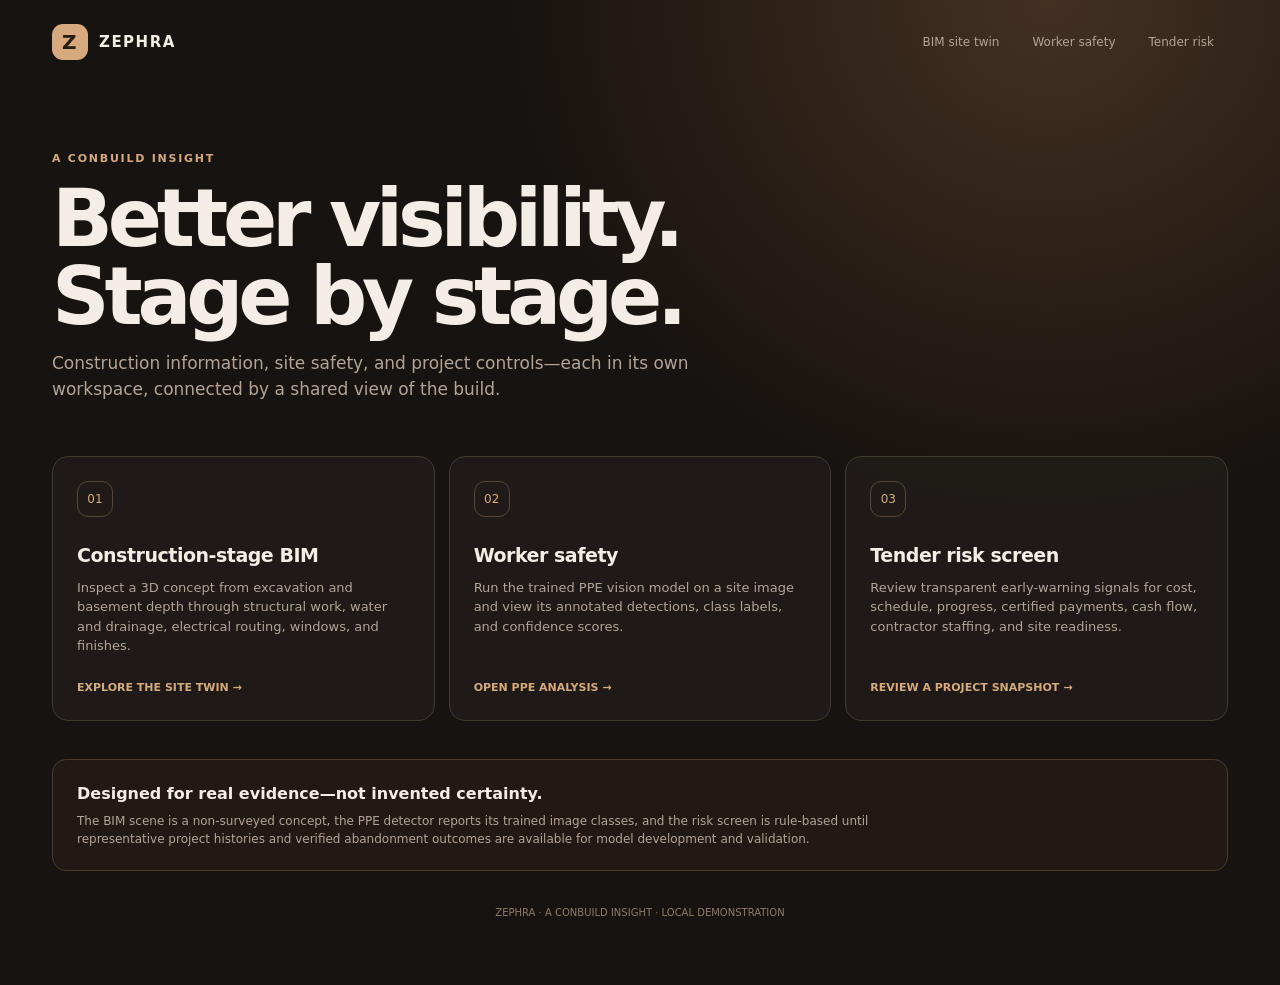
<file: templates/home.html>
<!doctype html>
<html lang="en">
<head>
    <meta charset="utf-8">
    <meta name="viewport" content="width=device-width, initial-scale=1">
    <title>Zephra — A Conbuild Insight</title>
    <style>
        :root {
            color-scheme: dark;
            --page: #171310;
            --panel: #201c18;
            --line: #433a30;
            --muted: #b2a497;
            --text: #f4ede5;
            --accent: #d6aa7c;
        }
        * { box-sizing: border-box; }
        body {
            min-height: 100vh;
            margin: 0;
            background: radial-gradient(ellipse at 82% 0%, #443021 0, transparent 34rem), var(--page);
            color: var(--text);
            font: 15px/1.5 Inter, ui-sans-serif, system-ui, -apple-system, BlinkMacSystemFont, "Segoe UI", sans-serif;
        }
        a { color: inherit; text-decoration: none; }
        .shell { max-width: 1240px; margin: auto; padding: 23px 32px 55px; }
        .topbar { display: flex; align-items: center; justify-content: space-between; gap: 20px; margin-bottom: 90px; }
        .brand { display: flex; align-items: center; gap: 11px; font-size: 15px; font-weight: 800; letter-spacing: .1em; }
        .brand-mark { display: grid; width: 36px; height: 36px; place-items: center; border-radius: 11px; background: var(--accent); color: #2a1c12; font-size: 20px; }
        .nav { display: flex; flex-wrap: wrap; gap: 5px; }
        .nav a { padding: 9px 13px; border: 1px solid transparent; border-radius: 9px; color: var(--muted); font-size: 12px; }
        .nav a:hover { border-color: #594735; background: #2a221b; color: var(--text); }
        .eyebrow { color: var(--accent); font-size: 11px; font-weight: 750; letter-spacing: .16em; text-transform: uppercase; }
        h1 { max-width: 820px; margin: 12px 0 15px; font-size: clamp(42px, 7vw, 80px); letter-spacing: -.065em; line-height: .98; }
        .intro { max-width: 700px; margin: 0; color: var(--muted); font-size: 17px; }
        .cards { display: grid; grid-template-columns: repeat(3, minmax(0, 1fr)); gap: 14px; margin-top: 54px; }
        .card { position: relative; display: flex; min-height: 265px; flex-direction: column; padding: 24px; border: 1px solid var(--line); border-radius: 16px; background: #201c18eb; transition: transform .18s, border-color .18s, background .18s; }
        .card:hover { transform: translateY(-4px); border-color: #896a4d; background: #262019; }
        .number { display: grid; width: 36px; height: 36px; place-items: center; border: 1px solid #554535; border-radius: 11px; color: var(--accent); font-size: 12px; }
        .card h2 { margin: 24px 0 8px; font-size: 19px; letter-spacing: -.025em; }
        .card p { margin: 0; color: var(--muted); font-size: 13px; }
        .card strong { margin-top: auto; padding-top: 22px; color: var(--accent); font-size: 11px; }
        .callout { margin-top: 38px; padding: 22px 24px; border: 1px solid #4b3b2b; border-radius: 14px; background: #211a14; }
        .callout h2 { margin: 0 0 6px; font-size: 16px; }
        .callout p { max-width: 870px; margin: 0; color: var(--muted); font-size: 12px; }
        .footer { margin-top: 34px; color: #8e7c68; font-size: 10px; text-align: center; }
        @media (max-width: 800px) {
            .shell { padding: 19px 17px 40px; }
            .topbar { align-items: flex-start; flex-direction: column; margin-bottom: 65px; }
            .cards { grid-template-columns: 1fr; margin-top: 35px; }
            .card { min-height: 215px; }
        }
    </style>
</head>
<body>
    <main class="shell">
        <header class="topbar">
            <a class="brand" href="/"><span class="brand-mark">Z</span> ZEPHRA</a>
            <nav class="nav" aria-label="Main navigation">
                <a href="/bim">BIM site twin</a>
                <a href="/safety">Worker safety</a>
                <a href="/tender-risk">Tender risk</a>
            </nav>
        </header>
        <section>
            <div class="eyebrow">A Conbuild Insight</div>
            <h1>Better visibility.<br>Stage by stage.</h1>
            <p class="intro">Construction information, site safety, and project controls—each in its own workspace, connected by a shared view of the build.</p>
        </section>
        <section class="cards" aria-label="Zephra workspaces">
            <a class="card" href="/bim">
                <span class="number">01</span>
                <h2>Construction-stage BIM</h2>
                <p>Inspect a 3D concept from excavation and basement depth through structural work, water and drainage, electrical routing, windows, and finishes.</p>
                <strong>EXPLORE THE SITE TWIN &rarr;</strong>
            </a>
            <a class="card" href="/safety">
                <span class="number">02</span>
                <h2>Worker safety</h2>
                <p>Run the trained PPE vision model on a site image and view its annotated detections, class labels, and confidence scores.</p>
                <strong>OPEN PPE ANALYSIS &rarr;</strong>
            </a>
            <a class="card" href="/tender-risk">
                <span class="number">03</span>
                <h2>Tender risk screen</h2>
                <p>Review transparent early-warning signals for cost, schedule, progress, certified payments, cash flow, contractor staffing, and site readiness.</p>
                <strong>REVIEW A PROJECT SNAPSHOT &rarr;</strong>
            </a>
        </section>
        <section class="callout">
            <h2>Designed for real evidence—not invented certainty.</h2>
            <p>The BIM scene is a non-surveyed concept, the PPE detector reports its trained image classes, and the risk screen is rule-based until representative project histories and verified abandonment outcomes are available for model development and validation.</p>
        </section>
        <p class="footer">ZEPHRA · A CONBUILD INSIGHT · LOCAL DEMONSTRATION</p>
    </main>
</body>
</html>
</file>
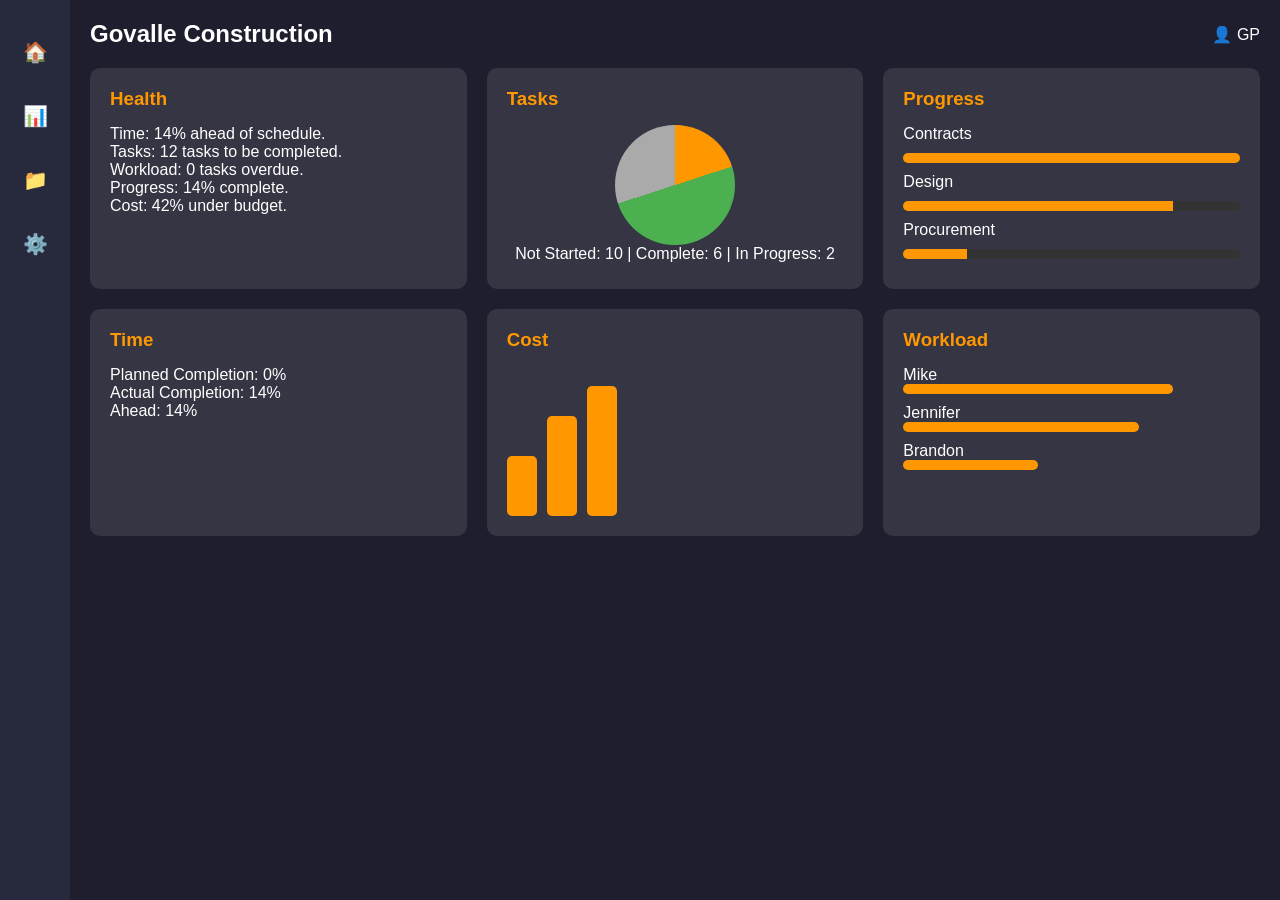
<file: templates/statuschecking.html>
<!DOCTYPE html>
<html lang="en">
<head>
  <meta charset="UTF-8">
  <meta name="viewport" content="width=device-width, initial-scale=1.0">
  <title>Dashboard</title>
  <style>
    /* Global Styles */
    * {
      margin: 0;
      padding: 0;
      box-sizing: border-box;
      font-family: Arial, sans-serif;
    }

    body {
      background-color: #1E1E2F;
      color: #ffffff;
      display: flex;
    }

    /* Sidebar */
    .sidebar {
      background: #27293D;
      width: 70px;
      min-height: 100vh;
      display: flex;
      flex-direction: column;
      align-items: center;
      padding: 20px 0;
    }

    .sidebar a {
      color: #ffffff;
      text-decoration: none;
      margin: 20px 0;
      font-size: 20px;
    }

    /* Main Content */
    .main {
      flex: 1;
      padding: 20px;
    }

    .header {
      display: flex;
      justify-content: space-between;
      align-items: center;
      margin-bottom: 20px;
    }

    .header h2 {
      color: #ffffff;
    }

    /* Dashboard Grid */
    .dashboard {
      display: grid;
      grid-template-columns: repeat(3, 1fr);
      grid-gap: 20px;
    }

    .card {
      background: rgba(255,255,255,0.1);
      padding: 20px;
      border-radius: 10px;
    }

    .card h3 {
      margin-bottom: 15px;
      color: #FF9800;
    }

    /* Task Circle (simplified) */
    .tasks-chart {
      width: 120px;
      height: 120px;
      border-radius: 50%;
      background: conic-gradient(
        #FF9800 0% 20%,
        #4CAF50 20% 70%,
        #aaa 70% 100%
      );
      margin: auto;
    }

    /* Progress Bars */
    .progress-bar {
      background: #333;
      border-radius: 10px;
      overflow: hidden;
      margin: 10px 0;
    }

    .progress-fill {
      height: 10px;
      background: #FF9800;
    }

    /* Cost Chart (simple bar style) */
    .bar {
      display: flex;
      align-items: flex-end;
      gap: 10px;
      height: 150px;
    }

    .bar div {
      width: 30px;
      background: #FF9800;
      border-radius: 5px;
    }

    /* Workload Bars */
    .workload-item {
      margin: 10px 0;
    }

    .workload-fill {
      height: 10px;
      background: #FF9800;
      border-radius: 5px;
      width: 50%;
    }

    /* Responsive */
    @media(max-width: 900px) {
      .dashboard {
        grid-template-columns: 1fr;
      }
    }
  </style>
</head>
<body>

  <!-- Sidebar -->
  <div class="sidebar">
    <a href="#">🏠</a>
    <a href="#">📊</a>
    <a href="#">📁</a>
    <a href="#">⚙️</a>
  </div>

  <!-- Main -->
  <div class="main">
    <div class="header">
      <h2>Govalle Construction</h2>
      <div>👤 GP</div>
    </div>

    <div class="dashboard">

      <!-- Health -->
      <div class="card">
        <h3>Health</h3>
        <p>Time: 14% ahead of schedule.</p>
        <p>Tasks: 12 tasks to be completed.</p>
        <p>Workload: 0 tasks overdue.</p>
        <p>Progress: 14% complete.</p>
        <p>Cost: 42% under budget.</p>
      </div>

      <!-- Tasks -->
      <div class="card">
        <h3>Tasks</h3>
        <div class="tasks-chart"></div>
        <p style="text-align:center;">Not Started: 10 | Complete: 6 | In Progress: 2</p>
      </div>

      <!-- Progress -->
      <div class="card">
        <h3>Progress</h3>
        <p>Contracts</p>
        <div class="progress-bar"><div class="progress-fill" style="width:100%"></div></div>
        <p>Design</p>
        <div class="progress-bar"><div class="progress-fill" style="width:80%"></div></div>
        <p>Procurement</p>
        <div class="progress-bar"><div class="progress-fill" style="width:19%"></div></div>
      </div>

      <!-- Time -->
      <div class="card">
        <h3>Time</h3>
        <p>Planned Completion: 0%</p>
        <p>Actual Completion: 14%</p>
        <p>Ahead: 14%</p>
      </div>

      <!-- Cost -->
      <div class="card">
        <h3>Cost</h3>
        <div class="bar">
          <div style="height:60px"></div>
          <div style="height:100px"></div>
          <div style="height:130px"></div>
        </div>
      </div>

      <!-- Workload -->
      <div class="card">
        <h3>Workload</h3>
        <div class="workload-item">Mike
          <div class="workload-fill" style="width:80%"></div>
        </div>
        <div class="workload-item">Jennifer
          <div class="workload-fill" style="width:70%"></div>
        </div>
        <div class="workload-item">Brandon
          <div class="workload-fill" style="width:40%"></div>
        </div>
      </div>

    </div>
  </div>

</body>
</html>
</file>
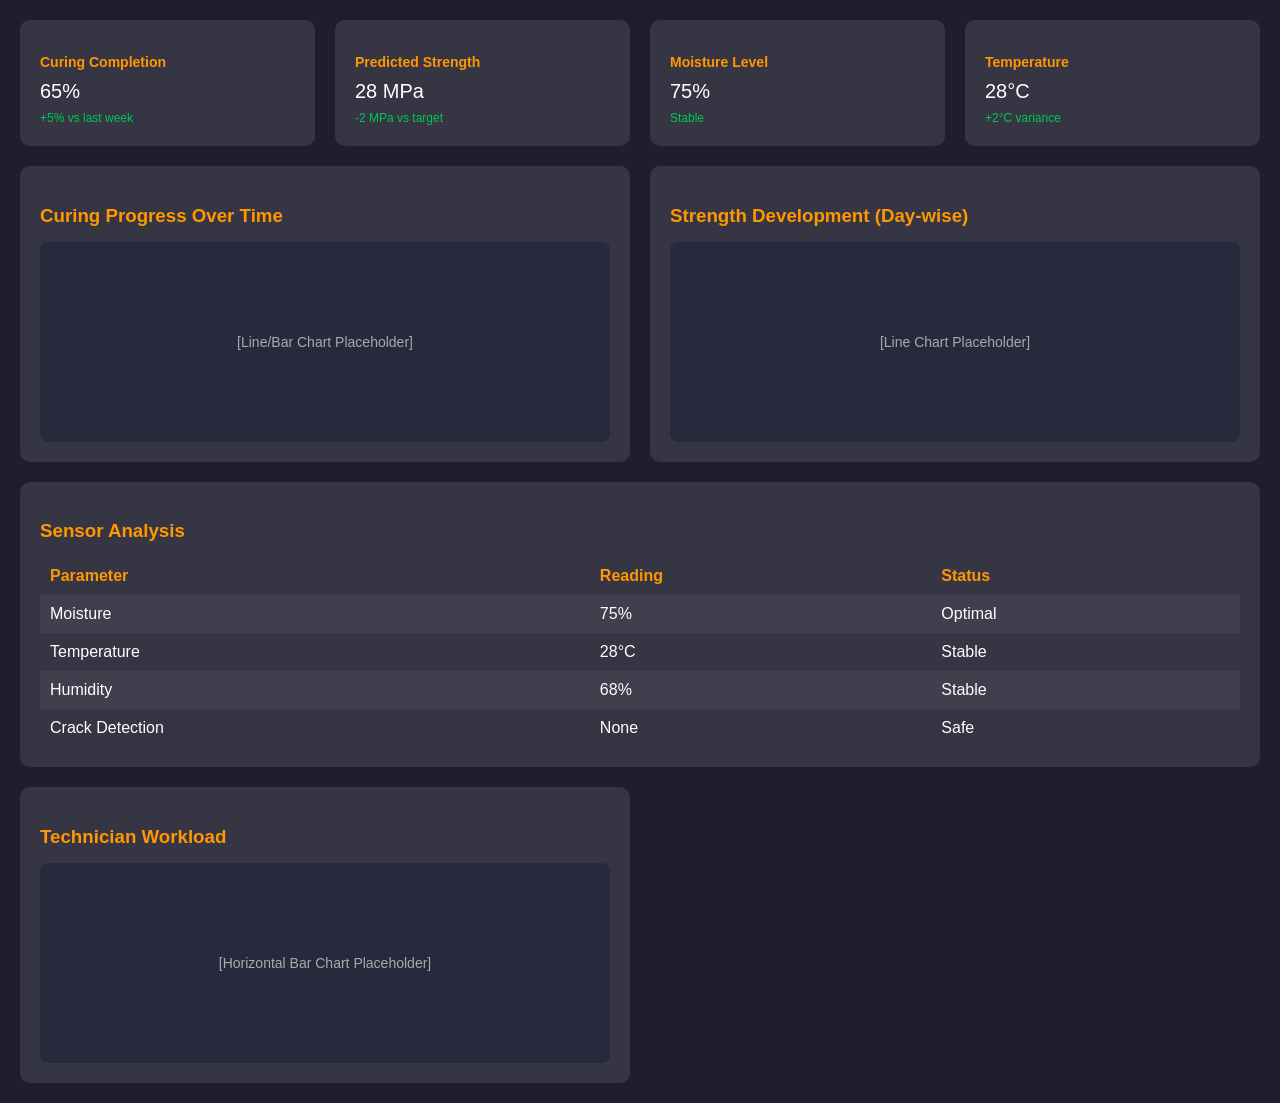
<file: templates/trackbuilding.html>
<!DOCTYPE html>
<html lang="en">
<head>
  <meta charset="UTF-8">
  <meta name="viewport" content="width=device-width, initial-scale=1.0">
  <title>Curing & Strength Dashboard</title>
  <style>
    body {
      font-family: Arial, sans-serif;
      background-color: #1E1E2F;
      margin: 0;
      color: #ffffff;
    }

    .dashboard {
      padding: 20px;
    }

    /* Top KPI Cards */
    .kpis {
      display: grid;
      grid-template-columns: repeat(4, 1fr);
      gap: 20px;
      margin-bottom: 20px;
    }

    .kpi {
      background: rgba(255,255,255,0.1);
      padding: 20px;
      border-radius: 10px;
    }

    .kpi h3 {
      font-size: 14px;
      margin-bottom: 10px;
      color: #FF9800;
    }

    .kpi p {
      font-size: 20px;
      margin: 5px 0;
    }

    .kpi span {
      font-size: 12px;
      color: #00c853;
    }

    /* Main Grid */
    .main-grid {
      display: grid;
      grid-template-columns: repeat(2, 1fr);
      gap: 20px;
    }

    .card {
      background: rgba(255,255,255,0.1);
      padding: 20px;
      border-radius: 10px;
    }

    .card h3 {
      color: #FF9800;
      margin-bottom: 15px;
    }

    /* Placeholder charts */
    .chart-placeholder {
      height: 200px;
      background: #27293D;
      border-radius: 8px;
      display: flex;
      align-items: center;
      justify-content: center;
      color: #aaa;
      font-size: 14px;
    }

    /* Table */
    table {
      width: 100%;
      border-collapse: collapse;
      margin-top: 10px;
    }

    th, td {
      text-align: left;
      padding: 10px;
    }

    th {
      color: #FF9800;
    }

    tr:nth-child(even) {
      background: rgba(255,255,255,0.05);
    }

    /* Responsive */
    @media(max-width: 1000px) {
      .kpis {
        grid-template-columns: 1fr 1fr;
      }
      .main-grid {
        grid-template-columns: 1fr;
      }
    }
  </style>
</head>
<body>

<div class="dashboard">

  <!-- Top KPIs -->
  <div class="kpis">
    <div class="kpi">
      <h3>Curing Completion</h3>
      <p>65%</p>
      <span>+5% vs last week</span>
    </div>
    <div class="kpi">
      <h3>Predicted Strength</h3>
      <p>28 MPa</p>
      <span>-2 MPa vs target</span>
    </div>
    <div class="kpi">
      <h3>Moisture Level</h3>
      <p>75%</p>
      <span>Stable</span>
    </div>
    <div class="kpi">
      <h3>Temperature</h3>
      <p>28°C</p>
      <span>+2°C variance</span>
    </div>
  </div>

  <!-- Main Grid -->
  <div class="main-grid">

    <!-- Revenue style block -> Curing Progress -->
    <div class="card">
      <h3>Curing Progress Over Time</h3>
      <div class="chart-placeholder">[Line/Bar Chart Placeholder]</div>
    </div>

    <!-- Orders review style block -> Strength Development -->
    <div class="card">
      <h3>Strength Development (Day-wise)</h3>
      <div class="chart-placeholder">[Line Chart Placeholder]</div>
    </div>

    <!-- Financial table -> Sensor Data -->
    <div class="card" style="grid-column: span 2;">
      <h3>Sensor Analysis</h3>
      <table>
        <tr>
          <th>Parameter</th>
          <th>Reading</th>
          <th>Status</th>
        </tr>
        <tr>
          <td>Moisture</td>
          <td>75%</td>
          <td>Optimal</td>
        </tr>
        <tr>
          <td>Temperature</td>
          <td>28°C</td>
          <td>Stable</td>
        </tr>
        <tr>
          <td>Humidity</td>
          <td>68%</td>
          <td>Stable</td>
        </tr>
        <tr>
          <td>Crack Detection</td>
          <td>None</td>
          <td>Safe</td>
        </tr>
      </table>
    </div>

    <!-- Orders review (side) -> Workload -->
    <div class="card">
      <h3>Technician Workload</h3>
      <div class="chart-placeholder">[Horizontal Bar Chart Placeholder]</div>
    </div>

  </div>
</div>

</body>
</html>
</file>
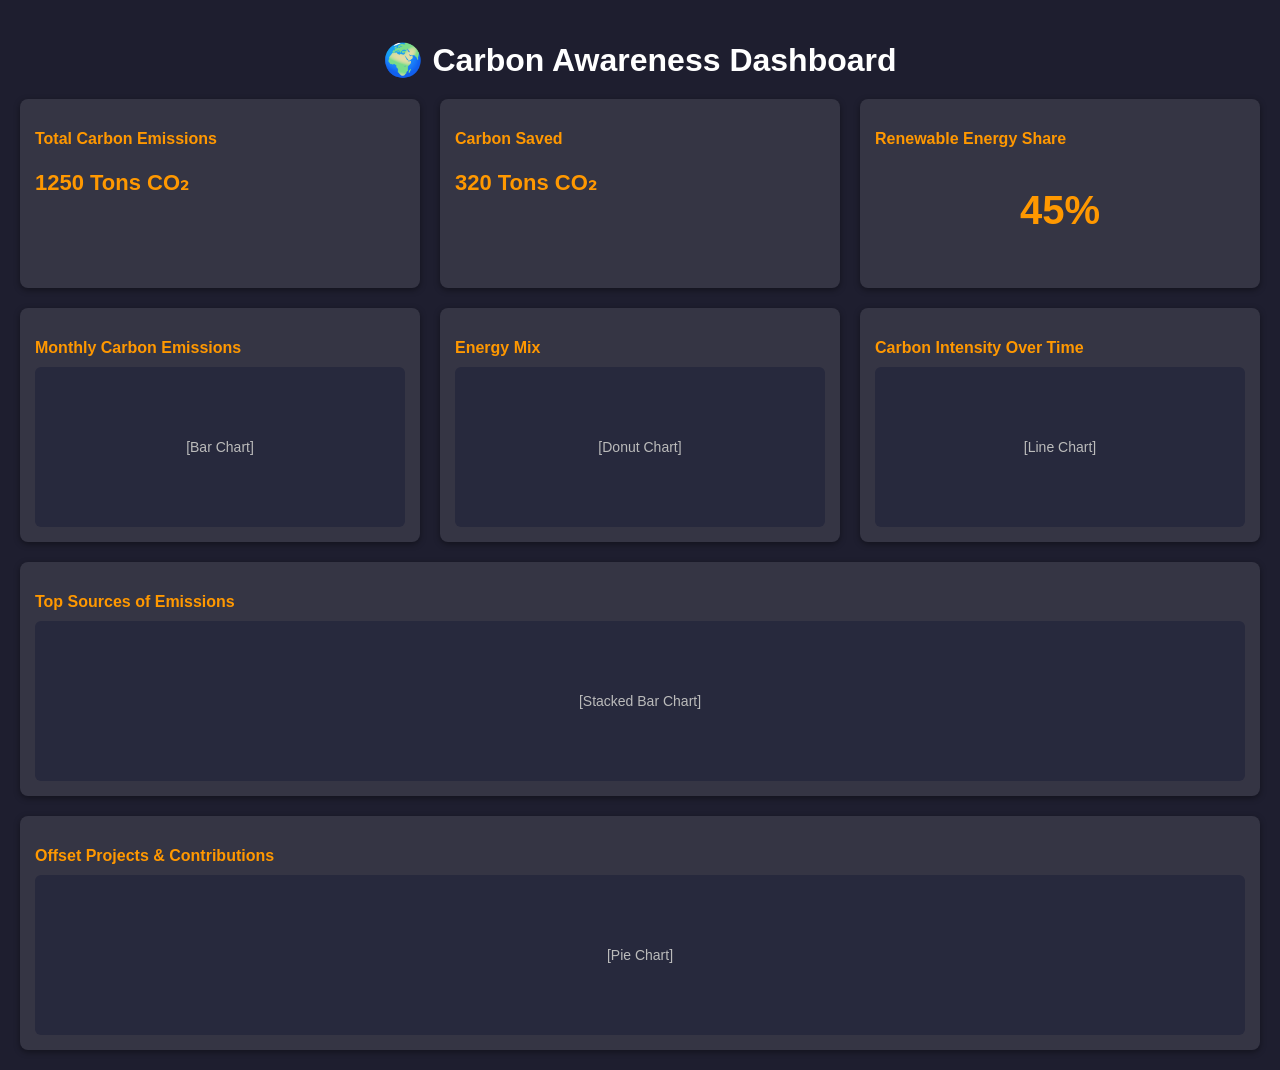
<file: templates/workerequip.html>
<!DOCTYPE html>
<html lang="en">
<head>
  <meta charset="UTF-8">
  <meta name="viewport" content="width=device-width, initial-scale=1.0">
  <title>Carbon Awareness Dashboard</title>
  <style>
    body {
      font-family: Arial, sans-serif;
      background: #1e1e2f;
      margin: 0;
      padding: 20px;
      color: #ffffff;
    }

    h1 {
      text-align: center;
      color: #ffffff;
      margin-bottom: 20px;
    }

    .dashboard {
      display: grid;
      grid-template-columns: repeat(3, 1fr);
      grid-gap: 20px;
    }

    .card {
      background: rgba(255,255,255,0.1);
      border-radius: 8px;
      padding: 15px;
      box-shadow: 0px 2px 6px rgba(0,0,0,0.4);
    }

    .card h3 {
      margin-bottom: 10px;
      font-size: 16px;
      color: #FF9800;
    }

    .kpi {
      font-size: 22px;
      font-weight: bold;
      color: #FF9800;
    }

    .highlight {
      font-size: 40px;
      font-weight: bold;
      color: #FF9800;
      text-align: center;
    }

    .chart {
      background: #27293D;
      height: 160px;
      border-radius: 6px;
      display: flex;
      justify-content: center;
      align-items: center;
      color: #bbb;
      font-size: 14px;
    }

    .wide {
      grid-column: span 3;
    }

    @media(max-width: 1000px) {
      .dashboard {
        grid-template-columns: 1fr;
      }
      .wide {
        grid-column: span 1;
      }
    }
  </style>
</head>
<body>

  <h1>🌍 Carbon Awareness Dashboard</h1>

  <div class="dashboard">
    <!-- KPI Cards -->
    <div class="card">
      <h3>Total Carbon Emissions</h3>
      <p class="kpi">1250 Tons CO₂</p>
    </div>
    <div class="card">
      <h3>Carbon Saved</h3>
      <p class="kpi">320 Tons CO₂</p>
    </div>
    <div class="card">
      <h3>Renewable Energy Share</h3>
      <p class="highlight">45%</p>
    </div>

    <!-- Charts -->
    <div class="card">
      <h3>Monthly Carbon Emissions</h3>
      <div class="chart">[Bar Chart]</div>
    </div>
    <div class="card">
      <h3>Energy Mix</h3>
      <div class="chart">[Donut Chart]</div>
    </div>
    <div class="card">
      <h3>Carbon Intensity Over Time</h3>
      <div class="chart">[Line Chart]</div>
    </div>

    <!-- More Details -->
    <div class="card wide">
      <h3>Top Sources of Emissions</h3>
      <div class="chart">[Stacked Bar Chart]</div>
    </div>

    <div class="card wide">
      <h3>Offset Projects & Contributions</h3>
      <div class="chart">[Pie Chart]</div>
    </div>
  </div>

</body>
</html>
</file>
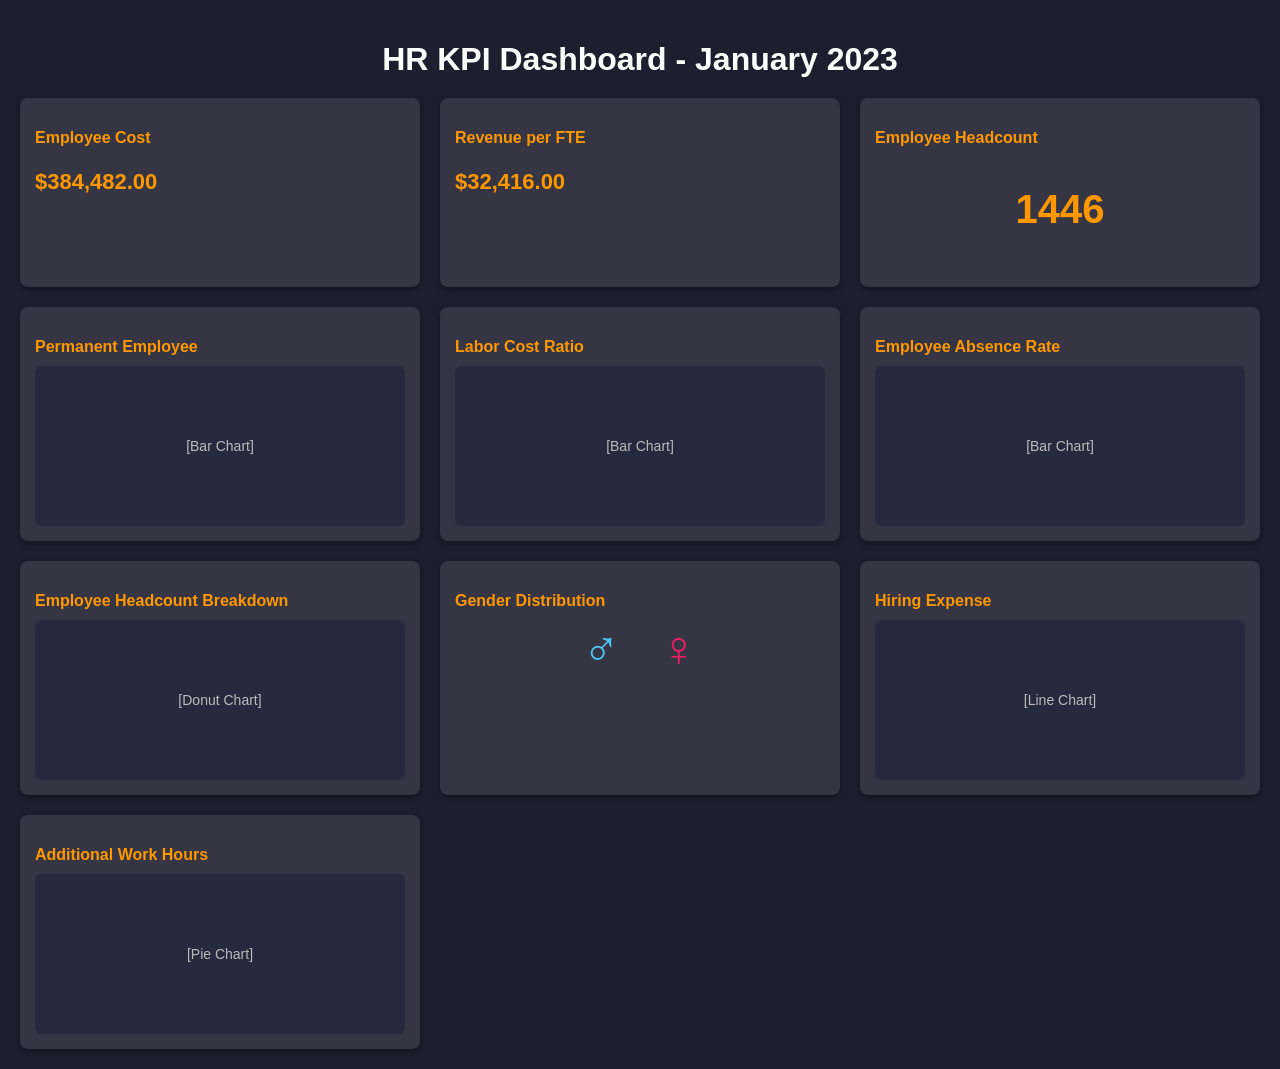
<file: templates/workersafety.html>
<!DOCTYPE html>
<html lang="en">
<head>
  <meta charset="UTF-8">
  <meta name="viewport" content="width=device-width, initial-scale=1.0">
  <title>HR KPI Dashboard</title>
  <style>
    body {
      font-family: Arial, sans-serif;
      background: #1e1e2f;
      margin: 0;
      padding: 20px;
      color: #ffffff;
    }

    h1 {
      text-align: center;
      color: #ffffff;
      margin-bottom: 20px;
    }

    .dashboard {
      display: grid;
      grid-template-columns: repeat(3, 1fr);
      grid-gap: 20px;
    }

    .card {
      background: rgba(255,255,255,0.1);
      border-radius: 8px;
      padding: 15px;
      box-shadow: 0px 2px 6px rgba(0,0,0,0.4);
    }

    .card h3 {
      margin-bottom: 10px;
      font-size: 16px;
      color: #FF9800;
    }

    .kpi {
      font-size: 22px;
      font-weight: bold;
      color: #FF9800;
    }

    .highlight {
      font-size: 40px;
      font-weight: bold;
      color: #FF9800;
      text-align: center;
    }

    /* Placeholder charts */
    .chart {
      background: #27293D;
      height: 160px;
      border-radius: 6px;
      display: flex;
      justify-content: center;
      align-items: center;
      color: #bbb;
      font-size: 14px;
    }

    /* Full-width card */
    .wide {
      grid-column: span 3;
    }

    /* Half-width card */
    .half {
      grid-column: span 2;
    }

    /* Gender Icons */
    .gender {
      display: flex;
      justify-content: center;
      gap: 40px;
      font-size: 50px;
    }
    .male {
      color: #4FC3F7;
    }
    .female {
      color: #E91E63;
    }

    @media(max-width: 1000px) {
      .dashboard {
        grid-template-columns: 1fr;
      }
      .wide, .half {
        grid-column: span 1;
      }
    }
  </style>
</head>
<body>

  <h1>HR KPI Dashboard - January 2023</h1>

  <div class="dashboard">
    <!-- KPI Cards -->
    <div class="card">
      <h3>Employee Cost</h3>
      <p class="kpi">$384,482.00</p>
    </div>
    <div class="card">
      <h3>Revenue per FTE</h3>
      <p class="kpi">$32,416.00</p>
    </div>
    <div class="card">
      <h3>Employee Headcount</h3>
      <p class="highlight">1446</p>
    </div>

    <!-- Charts -->
    <div class="card">
      <h3>Permanent Employee</h3>
      <div class="chart">[Bar Chart]</div>
    </div>
    <div class="card">
      <h3>Labor Cost Ratio</h3>
      <div class="chart">[Bar Chart]</div>
    </div>
    <div class="card">
      <h3>Employee Absence Rate</h3>
      <div class="chart">[Bar Chart]</div>
    </div>

    <!-- Middle Section -->
    <div class="card">
      <h3>Employee Headcount Breakdown</h3>
      <div class="chart">[Donut Chart]</div>
    </div>
    <div class="card">
      <h3>Gender Distribution</h3>
      <div class="gender">
        <span class="male">♂</span>
        <span class="female">♀</span>
      </div>
    </div>

    <!-- Bottom Section -->
    <div class="card">
      <h3>Hiring Expense</h3>
      <div class="chart">[Line Chart]</div>
    </div>
    <div class="card">
      <h3>Additional Work Hours</h3>
      <div class="chart">[Pie Chart]</div>
    </div>
  </div>

</body>
</html>
</file>
